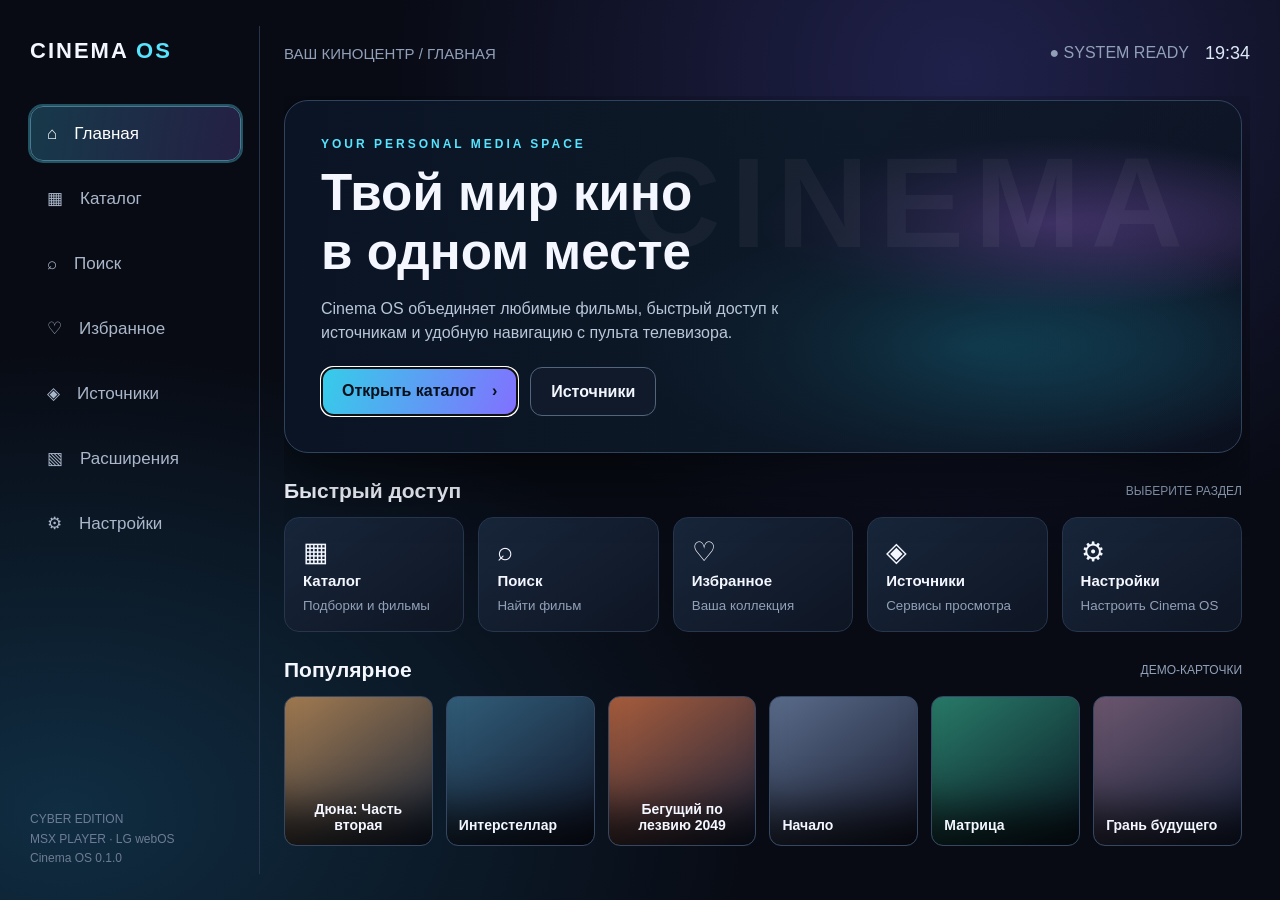
<file: index.html>
<!doctype html>
<html lang="ru">
<head><meta charset="utf-8"><meta name="viewport" content="width=device-width,initial-scale=1"><meta http-equiv="refresh" content="0;url=./msx/"><title>Cinema OS</title><script>location.replace('./msx/');</script></head>
<body><p>Открываем <a href="./msx/">Cinema OS</a>…</p></body>
</html>
</file>
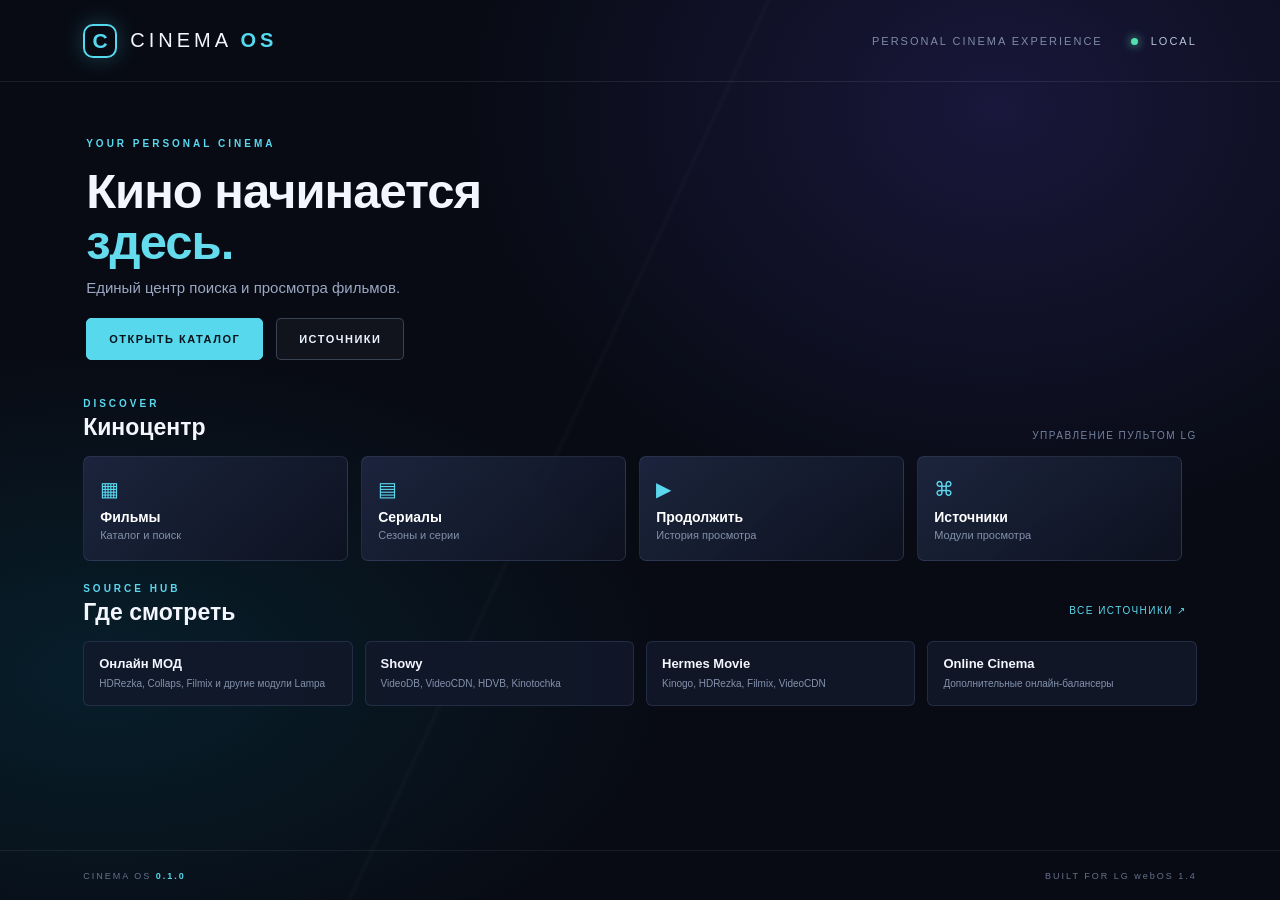
<file: cinema-os-webos/index.html>
<!doctype html>
<html>
<head>
<meta charset="utf-8">
<meta name="viewport" content="width=device-width, initial-scale=1">
<title>Cinema OS</title>
<link rel="stylesheet" href="style.css">
</head>
<body>
<div class="ambient"></div>
<header class="topbar">
  <div class="brand"><span class="brand-mark">C</span><span>CINEMA <b>OS</b></span></div>
  <div class="top-meta"><span id="clock">CINEMA EXPERIENCE</span><span class="status"><i></i> LOCAL</span></div>
</header>
<main>
  <section class="hero">
    <div class="eyebrow">YOUR PERSONAL CINEMA</div>
    <h1>Кино начинается<br><em>здесь.</em></h1>
    <p>Единый центр поиска и просмотра фильмов.</p>
    <div class="hero-actions">
      <button class="primary focusable" data-action="catalog">ОТКРЫТЬ КАТАЛОГ</button>
      <button class="secondary focusable" data-action="sources">ИСТОЧНИКИ</button>
    </div>
  </section>
  <section class="section">
    <div class="section-head"><div><div class="eyebrow">DISCOVER</div><h2>Киноцентр</h2></div><span class="hint">УПРАВЛЕНИЕ ПУЛЬТОМ LG</span></div>
    <div class="tiles">
      <button class="tile focusable" data-action="catalog"><span class="tile-icon">▦</span><b>Фильмы</b><small>Каталог и поиск</small></button>
      <button class="tile focusable" data-action="series"><span class="tile-icon">▤</span><b>Сериалы</b><small>Сезоны и серии</small></button>
      <button class="tile focusable" data-action="continue"><span class="tile-icon">▶</span><b>Продолжить</b><small>История просмотра</small></button>
      <button class="tile focusable" data-action="sources"><span class="tile-icon">⌘</span><b>Источники</b><small>Модули просмотра</small></button>
    </div>
  </section>
  <section class="section source-section">
    <div class="section-head"><div><div class="eyebrow">SOURCE HUB</div><h2>Где смотреть</h2></div><button class="text-button focusable" data-action="sources">ВСЕ ИСТОЧНИКИ ↗</button></div>
    <div id="source-strip" class="source-strip"></div>
  </section>
</main>
<footer><span>CINEMA OS <b>0.1.0</b></span><span>BUILT FOR LG webOS 1.4</span></footer>
<div id="dialog" class="dialog hidden"><div class="dialog-panel"><div class="dialog-head"><div><div class="eyebrow">CINEMA OS</div><h2 id="dialog-title"></h2></div><button id="dialog-close" class="close focusable">×</button></div><div id="dialog-body"></div><div class="dialog-foot">BACK / EXIT — НАЗАД</div></div></div>
<script src="app.js"></script>
</body>
</html>
</file>
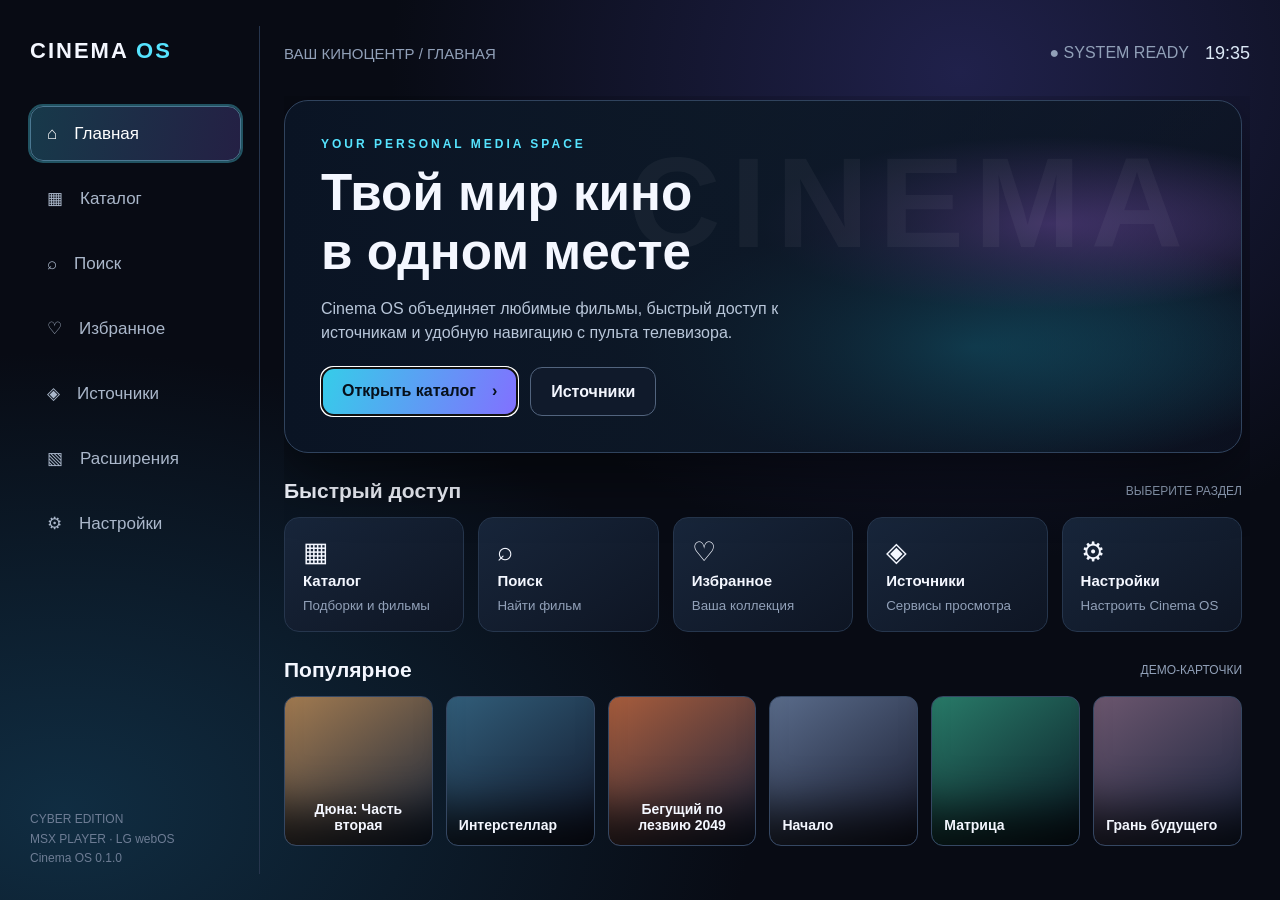
<file: msx/index.html>
<!doctype html>
<html lang="ru">
<head>
<meta charset="utf-8">
<meta name="viewport" content="width=device-width,initial-scale=1,viewport-fit=cover">
<meta name="theme-color" content="#080b14">
<title>Cinema OS</title>
<style>
:root{--bg:#080b14;--panel:#101827;--panel2:#151f31;--line:#26354d;--txt:#f4f7ff;--muted:#91a0b8;--cyan:#56e4ff;--violet:#9a75ff;--focus:#e9faff}
*{box-sizing:border-box}html,body{margin:0;width:100%;height:100%;overflow:hidden;background:var(--bg);color:var(--txt);font-family:Arial,Helvetica,sans-serif}body{background:radial-gradient(ellipse at 75% 8%,#20214b 0,transparent 42%),radial-gradient(ellipse at 5% 90%,#102d42 0,transparent 40%),var(--bg)}
button,input{font:inherit;color:inherit}button{border:1px solid transparent;background:transparent;cursor:pointer}#app{height:100%;display:grid;grid-template-columns:230px 1fr;gap:24px;padding:26px 30px}
aside{display:flex;flex-direction:column;border-right:1px solid #26354d;padding:6px 18px 6px 0;min-height:0}.brand{font-size:22px;font-weight:900;letter-spacing:2px;margin:6px 0 42px}.brand span{color:var(--cyan)}.nav{display:grid;gap:10px}.nav button{padding:15px 16px;text-align:left;border-radius:13px;color:#aab7ca;font-size:17px}.nav button.active,.nav button:focus{background:linear-gradient(100deg,#17394a,#242044);border-color:#4b7892;color:white;outline:none;box-shadow:0 0 0 2px #56e4ff55}.sidefoot{margin-top:auto;color:#6e7d95;font-size:12px;line-height:1.6}
main{min-width:0;min-height:0;display:flex;flex-direction:column}.top{height:54px;display:flex;align-items:center;justify-content:space-between;margin-bottom:16px}.crumb{color:var(--muted);font-size:15px}.topright{display:flex;align-items:center;gap:16px;color:var(--muted)}.clock{font-size:18px;color:#dce9f7}.content{overflow:auto;min-height:0;padding:4px 8px 24px 0;scrollbar-width:none}.content::-webkit-scrollbar{display:none}
.hero{min-height:300px;border:1px solid #30435d;border-radius:24px;overflow:hidden;position:relative;padding:36px;display:flex;align-items:flex-end;background:linear-gradient(90deg,#0a1424 0%,#0c1725dd 44%,#10172a55 100%),radial-gradient(ellipse at 80% 35%,#714ca5 0,transparent 27%),radial-gradient(ellipse at 72% 70%,#146e85 0,transparent 36%),linear-gradient(135deg,#182943,#090d19);box-shadow:0 18px 60px #0008}.hero:after{content:"CINEMA";position:absolute;right:5%;top:8%;font-size:clamp(55px,10vw,150px);font-weight:900;letter-spacing:10px;color:#ffffff0b}.hero-copy{position:relative;z-index:1;max-width:620px}.eyebrow{color:var(--cyan);font-size:12px;font-weight:bold;letter-spacing:3px;text-transform:uppercase}.hero h1{font-size:clamp(32px,4vw,54px);margin:12px 0}.hero p{color:#b9c7da;font-size:16px;line-height:1.5;max-width:540px}.actions{display:flex;gap:12px;margin-top:22px}.primary,.secondary{padding:13px 20px;border-radius:12px;font-weight:bold}.primary{background:linear-gradient(110deg,#35cde9,#8270ff);color:#06101b}.secondary{border-color:#52647e;background:#101a2b}
.section{margin-top:26px}.sectionhead{display:flex;align-items:center;justify-content:space-between;margin-bottom:14px}.section h2{font-size:21px;margin:0}.hint{font-size:12px;color:var(--muted)}.tiles{display:grid;grid-template-columns:repeat(5,minmax(115px,1fr));gap:14px}.tile{min-width:0;border:1px solid #26364d;border-radius:15px;background:linear-gradient(145deg,#18263b,#0e1523);padding:18px;min-height:115px;text-align:left;display:flex;flex-direction:column;justify-content:space-between}.tile:focus,.tile.selected{outline:none;border-color:var(--cyan);box-shadow:0 0 0 2px #56e4ff66,0 8px 30px #0006;transform:translateY(-2px)}.tile .ico{font-size:27px}.tile strong{font-size:15px}.tile small{color:var(--muted);margin-top:5px}.moviegrid{display:grid;grid-template-columns:repeat(6,minmax(100px,1fr));gap:13px}.poster{height:150px;border-radius:12px;border:1px solid #354762;background:linear-gradient(145deg,var(--a),var(--b));display:flex;align-items:flex-end;padding:12px;font-size:14px;font-weight:bold;box-shadow:inset 0 -70px 45px -35px #000b}.poster:focus{outline:3px solid var(--cyan);outline-offset:2px}.empty{padding:24px;border:1px dashed #34445d;border-radius:14px;color:var(--muted)}
.searchbox{width:min(420px,50vw);padding:12px 15px;border:1px solid #40536f;background:#101827;border-radius:12px;outline:none}.searchbox:focus{border-color:var(--cyan)}
#toast{position:fixed;bottom:24px;left:50%;transform:translateX(-50%);background:#18283b;border:1px solid #56e4ff88;padding:12px 18px;border-radius:12px;display:none;z-index:9}
@media(max-width:850px){#app{grid-template-columns:170px 1fr;padding:18px;gap:14px}.tiles{grid-template-columns:repeat(3,1fr)}.moviegrid{grid-template-columns:repeat(4,1fr)}.hero{min-height:250px;padding:24px}}
@media(max-width:600px){#app{grid-template-columns:1fr;padding:14px}aside{border:0;padding:0;height:auto}.brand{margin:0 0 10px}.nav{display:flex;overflow:auto}.nav button{white-space:nowrap;padding:10px}.sidefoot{display:none}.top{height:40px}.tiles{grid-template-columns:repeat(2,1fr)}.moviegrid{grid-template-columns:repeat(3,1fr)}.hero{min-height:230px}}
</style>
</head>
<body>
<div id="app">
<aside><div class="brand">CINEMA <span>OS</span></div>
<nav class="nav" id="nav">
<button class="active" data-page="home">⌂　Главная</button><button data-page="catalog">▦　Каталог</button><button data-page="search">⌕　Поиск</button><button data-page="favorites">♡　Избранное</button><button data-page="sources">◈　Источники</button><button data-page="extensions">▧　Расширения</button><button data-page="settings">⚙　Настройки</button>
</nav><div class="sidefoot">CYBER EDITION<br>MSX PLAYER · LG webOS<br><span id="version">Cinema OS 0.1.0</span></div></aside>
<main><header class="top"><div class="crumb" id="crumb">ВАШ КИНОЦЕНТР / ГЛАВНАЯ</div><div class="topright"><span id="status">● SYSTEM READY</span><span class="clock" id="clock">--:--</span></div></header>
<div class="content" id="content"></div></main></div><div id="toast"></div>
<script>
(function(){
'use strict';
const $=s=>document.querySelector(s), content=$('#content');
const demo=[['Дюна: Часть вторая','#a17a50','#17253b'],['Интерстеллар','#315d79','#101528'],['Бегущий по лезвию 2049','#a75c3c','#17213b'],['Начало','#596b8a','#16192c'],['Матрица','#287a68','#0a1824'],['Грань будущего','#6b566e','#17223b']];
let page='home',focusIndex=0;
const read=(k,d)=>{try{return JSON.parse(localStorage.getItem(k))??d}catch(e){return d}};
const write=(k,v)=>{try{localStorage.setItem(k,JSON.stringify(v))}catch(e){}};
function toast(t){let el=$('#toast');el.textContent=t;el.style.display='block';clearTimeout(window.__toast);window.__toast=setTimeout(()=>el.style.display='none',2200)}
function movieCards(items){return '<div class="moviegrid">'+items.map((m,i)=>'<button class="poster" data-movie="'+i+'" style="--a:'+m[1]+';--b:'+m[2]+'">'+m[0]+'</button>').join('')+'</div>'}
function home(){return '<section class="hero"><div class="hero-copy"><div class="eyebrow">YOUR PERSONAL MEDIA SPACE</div><h1>Твой мир кино<br>в одном месте</h1><p>Cinema OS объединяет любимые фильмы, быстрый доступ к источникам и удобную навигацию с пульта телевизора.</p><div class="actions"><button class="primary" data-go="catalog">Открыть каталог　›</button><button class="secondary" data-go="sources">Источники</button></div></div></section><section class="section"><div class="sectionhead"><h2>Быстрый доступ</h2><span class="hint">ВЫБЕРИТЕ РАЗДЕЛ</span></div><div class="tiles"><button class="tile" data-go="catalog"><span class="ico">▦</span><strong>Каталог</strong><small>Подборки и фильмы</small></button><button class="tile" data-go="search"><span class="ico">⌕</span><strong>Поиск</strong><small>Найти фильм</small></button><button class="tile" data-go="favorites"><span class="ico">♡</span><strong>Избранное</strong><small>Ваша коллекция</small></button><button class="tile" data-go="sources"><span class="ico">◈</span><strong>Источники</strong><small>Сервисы просмотра</small></button><button class="tile" data-go="settings"><span class="ico">⚙</span><strong>Настройки</strong><small>Настроить Cinema OS</small></button></div></section><section class="section"><div class="sectionhead"><h2>Популярное</h2><span class="hint">ДЕМО-КАРТОЧКИ</span></div>'+movieCards(demo)+'</section>'}
function catalog(){return '<section class="section"><div class="sectionhead"><h2>Каталог</h2><span class="hint">ПРИМЕР ИНТЕРФЕЙСА</span></div><p class="hint">Здесь будет подключён каталог фильмов. Пока доступны демонстрационные карточки.</p>'+movieCards(demo)+'</section>'}
function search(){return '<section class="section"><h2>Поиск</h2><p class="hint">Введите название фильма или сериала.</p><input class="searchbox" id="q" placeholder="Например, Интерстеллар"><div id="results" style="margin-top:20px">'+movieCards(demo)+'</div></section>'}
function favorites(){let fav=read('cos_favs',[]);let arr=demo.filter(x=>fav.includes(x[0]));return '<section class="section"><h2>Избранное</h2><p class="hint">Сохранённые карточки останутся на этом устройстве.</p>'+(arr.length?movieCards(arr):'<div class="empty">Пока пусто. Откройте каталог и добавьте фильм в избранное.</div>')+'</section>'}
function sources(){let src=read('cos_sources',[{name:'Lampa',url:'https://lampa.mx'},{name:'Media Station X',url:'https://msx.benzac.de' }]);return '<section class="section"><h2>Источники</h2><p class="hint">Добавляйте только сервисы и плагины, которыми вы вправе пользоваться.</p><div class="tiles">'+src.map((s,i)=>'<button class="tile" data-source="'+i+'"><span class="ico">◈</span><strong>'+esc(s.name)+'</strong><small>'+esc(s.url)+'</small></button>').join('')+'</div><div class="section"><h2>Добавить источник</h2><input class="searchbox" id="sname" placeholder="Название"><br><br><input class="searchbox" id="surl" placeholder="https://адрес-сервиса"><br><br><button class="primary" id="addsource">Добавить</button></div></section>'}
function extensions(){return '<section class="section"><div class="sectionhead"><h2>Расширения</h2><span class="hint">ДОПОЛНЕНИЯ ДЛЯ LAMPA</span></div><div class="tile" style="max-width:720px;min-height:190px"><span class="ico">▧</span><strong>Lampa Torrent Pro</strong><small>Единый экран «Где смотреть», онлайн-источники, поиск открытых раздач и настройки плагина.</small><small style="margin-top:14px;color:var(--cyan);word-break:break-all">D09081.github.io/Lampa-Torrent-Pro/plugin.js</small><button class="primary" id="copyLtp" style="margin-top:14px;align-self:flex-start">Скопировать адрес</button></div><div class="section"><h2>Установка</h2><p>Откройте Lampa → Настройки → Расширения → Добавить плагин и вставьте адрес:</p><div class="empty" style="word-break:break-all">https://d09081.github.io/Lampa-Torrent-Pro/plugin.js</div><p class="hint">Адрес без https показан короткой записью. Для установки Lampa используйте полный HTTPS-адрес.</p></div></section>'}
function settings(){return '<section class="section"><h2>Настройки</h2><div class="tiles"><button class="tile" id="reset"><span class="ico">↻</span><strong>Сбросить данные</strong><small>Очистить локальные настройки</small></button><div class="tile"><span class="ico">⌨</span><strong>Управление</strong><small>Стрелки — навигация · OK — выбор · Back — назад</small></div><div class="tile"><span class="ico">◉</span><strong>Режим</strong><small>Cyber / Hybrid</small></div></div></section>'}
function esc(s){return String(s).replace(/[&<>"']/g,c=>({'&':'&amp;','<':'&lt;','>':'&gt;','"':'&quot;',"'":'&#39;'}[c]))}
function render(p){page=p;$('#nav').querySelectorAll('button').forEach(b=>b.classList.toggle('active',b.dataset.page===p));$('#crumb').textContent='ВАШ КИНОЦЕНТР / '+({home:'ГЛАВНАЯ',catalog:'КАТАЛОГ',search:'ПОИСК',favorites:'ИЗБРАННОЕ',sources:'ИСТОЧНИКИ',extensions:'РАСШИРЕНИЯ',settings:'НАСТРОЙКИ'}[p]||p.toUpperCase());content.innerHTML=({home,catalog,search,favorites,sources,extensions,settings}[p]||home)();focusIndex=0;let first=content.querySelector('button,input');if(first)first.focus();bind()}
function bind(){content.querySelectorAll('[data-go]').forEach(b=>b.onclick=()=>render(b.dataset.go));content.querySelectorAll('[data-movie]').forEach(b=>b.onclick=()=>{let title=b.textContent;let fav=read('cos_favs',[]);if(fav.includes(title)){fav=fav.filter(x=>x!==title);toast('Удалено из избранного')}else{fav.push(title);toast('Добавлено в избранное')}write('cos_favs',fav)});let q=$('#q');if(q)q.oninput=()=>{let v=q.value.toLowerCase();let arr=demo.filter(m=>m[0].toLowerCase().includes(v));$('#results').innerHTML=arr.length?movieCards(arr):'<div class="empty">Ничего не найдено</div>';bind()};let add=$('#addsource');if(add)add.onclick=()=>{let name=$('#sname').value.trim(),url=$('#surl').value.trim();if(!name||!/^https?:\/\//i.test(url)){toast('Укажите название и корректный HTTPS/HTTP адрес');return}let list=read('cos_sources',[]);list.push({name,url});write('cos_sources',list);render('sources');toast('Источник добавлен')};content.querySelectorAll('[data-source]').forEach(b=>b.onclick=()=>{let s=read('cos_sources',[])[+b.dataset.source];if(s&&confirm('Открыть '+s.name+'?'))location.href=s.url});let copyLtp=$('#copyLtp');if(copyLtp)copyLtp.onclick=()=>{let v='D09081.github.io/Lampa-Torrent-Pro/plugin.js';if(navigator.clipboard&&navigator.clipboard.writeText){navigator.clipboard.writeText(v).then(()=>toast('Адрес скопирован')).catch(()=>toast(v))}else{let t=document.createElement('textarea');t.value=v;document.body.appendChild(t);t.select();try{document.execCommand('copy');toast('Адрес скопирован')}catch(e){toast(v)}t.remove()}};let reset=$('#reset');if(reset)reset.onclick=()=>{if(confirm('Очистить избранное и настройки?')){localStorage.removeItem('cos_favs');localStorage.removeItem('cos_sources');render('settings');toast('Локальные данные очищены')}}}
$('#nav').querySelectorAll('button').forEach(b=>b.onclick=()=>render(b.dataset.page));
function back(){if(page!=='home')render('home');else toast('Вы на главном экране')}
document.addEventListener('keydown',e=>{if(e.key==='Escape'||e.key==='Backspace'||e.key==='BrowserBack'){if(document.activeElement&&['INPUT'].includes(document.activeElement.tagName)){document.activeElement.blur();return}back();return}if(e.key==='Enter'&&document.activeElement&&document.activeElement.tagName==='BUTTON'){document.activeElement.click()}});
window.addEventListener('popstate',back);
function tick(){let d=new Date();$('#clock').textContent=d.toLocaleTimeString('ru-RU',{hour:'2-digit',minute:'2-digit'})}tick();setInterval(tick,15000);render('home');
})();
</script></body></html>
</file>
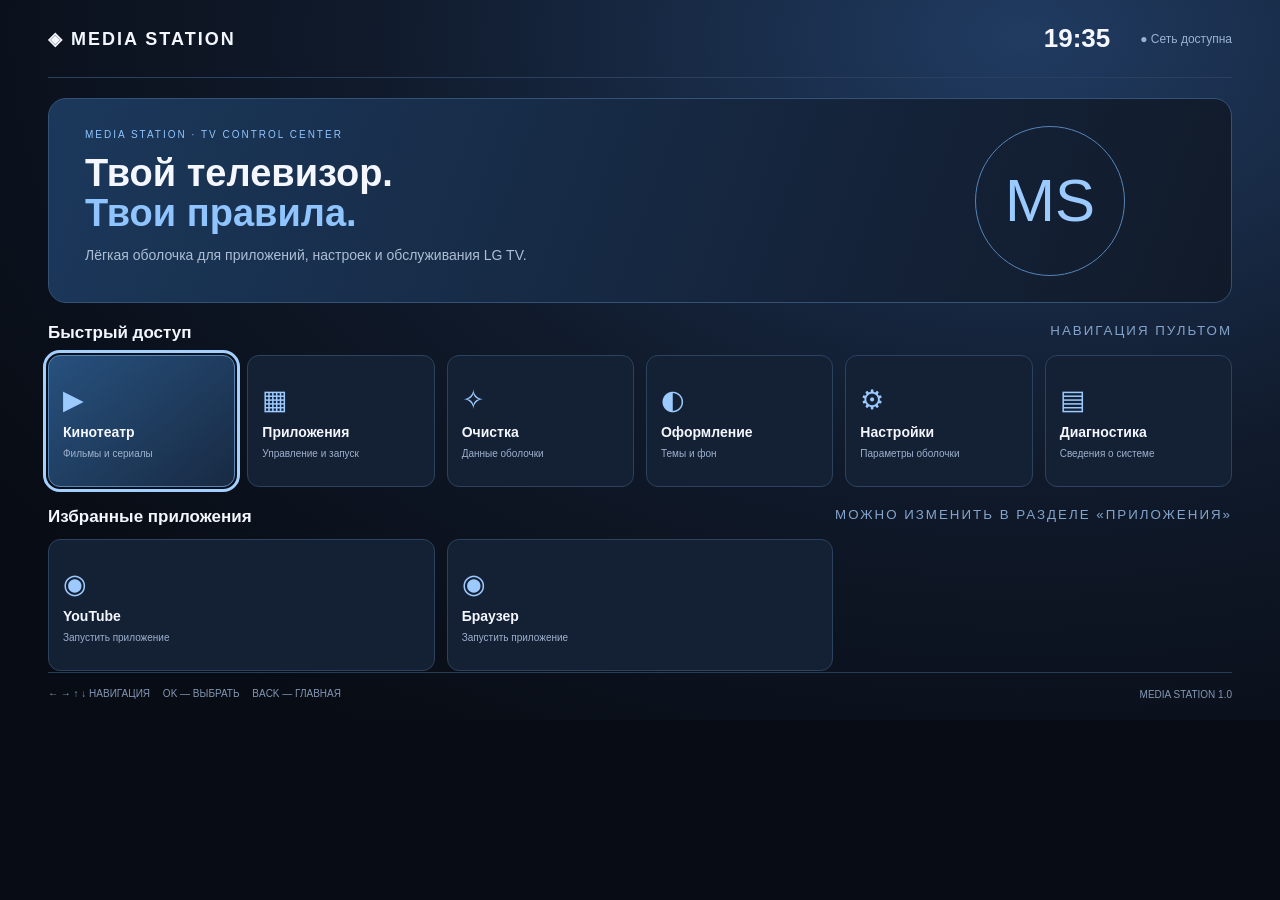
<file: webos/index.html>
<!doctype html><html><head><meta charset="utf-8"><meta name="viewport" content="width=1280,initial-scale=1,maximum-scale=1"><title>Media Station</title><link rel="stylesheet" href="css/system.css"></head><body><div id="os"><header><b>◈ MEDIA STATION</b><span id="clock">--:--</span><span id="net">Сеть</span></header><main id="main"></main><footer>← → ↑ ↓ НАВИГАЦИЯ　 OK — ВЫБРАТЬ　 BACK — ГЛАВНАЯ <span>MEDIA STATION 1.0</span></footer><div id="toast"></div></div><script src="js/system-shell.js"></script></body></html>
</file>
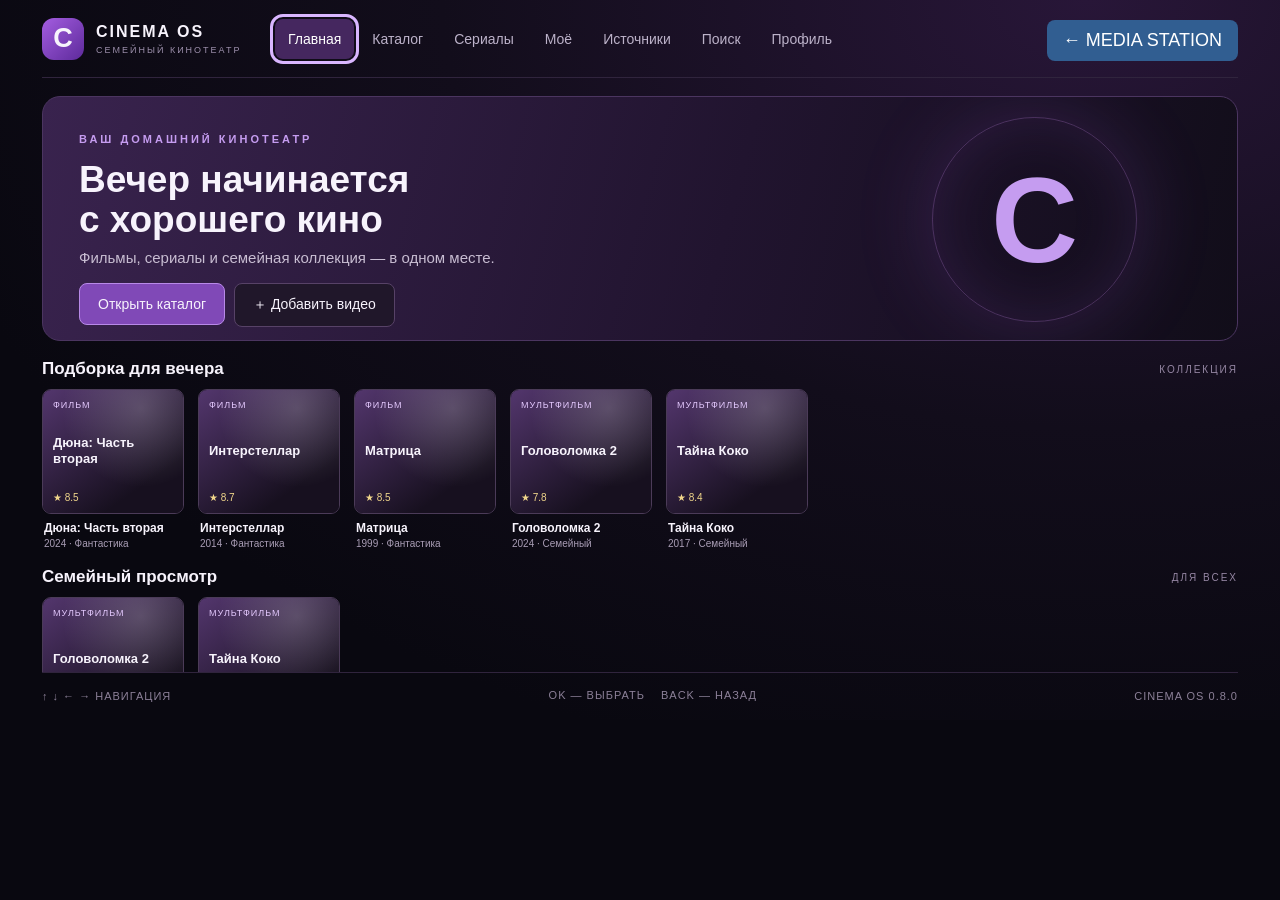
<file: webos/cinema.html>
<!doctype html>
<html><head><meta charset="utf-8"><meta name="viewport" content="width=1280,initial-scale=1,maximum-scale=1"><meta http-equiv="X-UA-Compatible" content="IE=edge"><title>Cinema</title><link rel="stylesheet" href="css/app.css"></head>
<body><div id="app"><button onclick="location.href=&quot;index.html&quot;" style="position:absolute;right:42px;top:20px;z-index:99;background:#315e91;color:white;padding:10px 16px;border-radius:8px">← MEDIA STATION</button>
<header class="top"><div class="brand"><span class="brand-mark">C</span><span><b>CINEMA OS</b><small>СЕМЕЙНЫЙ КИНОТЕАТР</small></span></div>
<nav class="nav"><button class="active" data-page="home">Главная</button><button data-page="catalog">Каталог</button><button data-page="series">Сериалы</button><button data-page="library">Моё</button><button data-page="sources">Источники</button><button data-page="search">Поиск</button><button data-page="settings">Профиль</button></nav></header>
<main id="screen" class="screen" aria-live="polite"></main>
<footer class="footer"><span>↑ ↓ ← → НАВИГАЦИЯ</span><span>OK — ВЫБРАТЬ　 BACK — НАЗАД</span><span>CINEMA OS 0.8.0</span></footer>
</div><script src="js/engine.js"></script><script src="js/plugins/lampa-torrent-pro.js"></script><script src="js/plugins/online-sources.js"></script><script src="js/app.js"></script></body></html>
</file>
<file: cinema-os-webos/style.css>
*{box-sizing:border-box}html,body{margin:0;width:100%;height:100%;background:#080b14;color:#f4f6ff;font-family:Arial,sans-serif;overflow:hidden}body{position:relative;background:radial-gradient(ellipse at 78% 12%,rgba(57,46,133,.34),transparent 38%),radial-gradient(ellipse at 8% 75%,rgba(0,174,205,.12),transparent 34%),#080b14}.ambient{position:absolute;inset:0;pointer-events:none;background:linear-gradient(115deg,transparent 45%,rgba(255,255,255,.018) 45.2%,transparent 45.5%)}.topbar{height:82px;padding:0 6.5%;display:flex;align-items:center;justify-content:space-between;border-bottom:1px solid rgba(255,255,255,.08);position:relative}.brand{display:flex;align-items:center;gap:13px;font-size:20px;letter-spacing:4px}.brand b{color:#54d9ef}.brand-mark{width:34px;height:34px;border:2px solid #54d9ef;border-radius:10px;display:inline-flex;align-items:center;justify-content:center;color:#54d9ef;font-size:21px;font-weight:bold;letter-spacing:0;box-shadow:0 0 22px rgba(84,217,239,.25)}.top-meta{display:flex;gap:28px;align-items:center;color:#7e8ba7;font-size:11px;letter-spacing:2px}.status{color:#b8c5d9}.status i{display:inline-block;width:7px;height:7px;background:#55dfb0;border-radius:50%;margin-right:8px;box-shadow:0 0 10px #55dfb0}main{height:calc(100% - 132px);overflow:hidden;padding:32px 6.5% 20px;position:relative}.hero{height:270px;padding:24px 0 0 3px}.eyebrow{font-size:10px;letter-spacing:3px;color:#5bd7ee;font-weight:bold}.hero h1{font-size:49px;line-height:1.05;margin:17px 0 10px;letter-spacing:-1px}.hero h1 em{font-style:normal;color:#65dced}.hero p{font-size:15px;color:#9ba8c2;margin:0 0 22px}.hero-actions{display:flex;gap:13px}.primary,.secondary{height:42px;padding:0 22px;border-radius:5px;font-size:11px;letter-spacing:1.5px;font-weight:bold}.primary{background:#58d8ec;color:#07121b;border:1px solid #58d8ec}.secondary{background:rgba(255,255,255,.04);border:1px solid rgba(151,176,213,.3);color:#eaf3ff}.section{margin-top:14px}.section-head{display:flex;align-items:end;justify-content:space-between;margin-bottom:15px}.section h2,.dialog h2{font-size:23px;margin:5px 0 0}.hint,.text-button{font-size:10px;letter-spacing:1.5px;color:#74829e}.text-button{background:none;border:0;padding:10px;color:#5bd7ee}.tiles{display:flex;gap:13px}.tile{width:23.8%;height:105px;text-align:left;padding:13px 16px;background:linear-gradient(140deg,rgba(30,39,65,.9),rgba(14,19,33,.92));border:1px solid rgba(132,157,199,.17);border-radius:7px;color:#fff}.tile-icon{display:block;color:#5bd7ee;font-size:20px;margin-bottom:8px}.tile b{display:block;font-size:14px}.tile small{display:block;color:#8290aa;margin-top:4px;font-size:11px}.source-section{margin-top:22px}.source-strip{display:flex;gap:12px}.source-card{flex:1;min-width:0;padding:14px 15px;background:rgba(18,25,43,.86);border:1px solid rgba(132,157,199,.17);border-radius:6px}.source-card b{font-size:13px;display:block}.source-card small{display:block;color:#8492ad;margin-top:6px;font-size:10px;line-height:1.4}.source-card .dot{float:right;color:#e4b76c;font-size:9px;letter-spacing:1px}footer{height:50px;border-top:1px solid rgba(255,255,255,.07);padding:0 6.5%;display:flex;justify-content:space-between;align-items:center;color:#65718a;font-size:9px;letter-spacing:2px}footer b{color:#55d7eb}.focusable:focus,.focusable.selected{outline:2px solid #64dced;outline-offset:3px;box-shadow:0 0 22px rgba(84,217,239,.18)}button{font-family:inherit;cursor:pointer}.dialog{position:absolute;inset:0;background:rgba(2,4,10,.82);display:flex;align-items:center;justify-content:center;padding:40px}.hidden{display:none!important}.dialog-panel{width:78%;max-height:82%;overflow:auto;background:linear-gradient(145deg,#151e33,#0b101d);border:1px solid rgba(94,215,237,.35);border-radius:9px;padding:26px 30px;box-shadow:0 20px 90px #000}.dialog-head{display:flex;justify-content:space-between;align-items:center;margin-bottom:20px}.close{width:36px;height:36px;background:rgba(255,255,255,.06);border:1px solid #45516a;border-radius:4px;color:#fff;font-size:24px}.dialog-row{padding:14px 12px;border-bottom:1px solid rgba(255,255,255,.08);background:rgba(255,255,255,.025);margin:7px 0;border-radius:4px}.dialog-row b{display:block;font-size:14px}.dialog-row small{display:block;color:#98a6bf;margin-top:5px;font-size:11px}.dialog-foot{color:#63718b;font-size:9px;letter-spacing:1.5px;margin-top:18px}.empty{color:#9aa8c0;font-size:13px;line-height:1.6;padding:15px 0}.search-input{width:100%;height:43px;background:#080e1a;border:1px solid #45516a;border-radius:4px;color:white;font-size:16px;padding:0 12px;margin-bottom:12px}.search-input:focus{outline:2px solid #5bd7ee}.
</file>
<file: webos/css/system.css>
*{box-sizing:border-box}html,body{margin:0;width:100%;height:100%;overflow:hidden;background:#080c14;color:#f4f7ff;font-family:Arial,sans-serif}button,input{font:inherit;color:inherit}button{cursor:pointer}#os{width:1280px;height:720px;padding:0 48px;background:radial-gradient(ellipse at 80% 5%,#203b61,#101a2b 45%,#080c14 85%)}header{height:78px;display:flex;align-items:center;border-bottom:1px solid #2b405d;gap:30px}header b{font-size:18px;letter-spacing:2px;margin-right:auto}#clock{font-size:26px;font-weight:bold}#net{font-size:12px;color:#9bb3d2}#main{height:594px;padding-top:20px}.hero{height:205px;padding:30px 36px;border:1px solid #345276;border-radius:18px;background:linear-gradient(110deg,#1b385b,#142238 70%,#111a29);display:flex;align-items:center;justify-content:space-between}.hero small{font-size:10px;letter-spacing:2px;color:#8fc4ff}.hero h1{font-size:38px;line-height:1.05;margin:12px 0}.hero em{font-style:normal;color:#8fc4ff}.hero p{font-size:14px;color:#adbed5}.orb{width:150px;height:150px;border:1px solid #5684b8;border-radius:50%;display:grid;place-items:center;font-size:60px;color:#9bcaff;margin-right:70px}.heading{display:flex;justify-content:space-between;margin:20px 0 12px}.heading h2{font-size:17px;margin:0}.heading small{color:#83a4cc;letter-spacing:2px}.tiles{display:grid;grid-template-columns:repeat(6,1fr);gap:12px}.tile{height:132px;text-align:left;padding:14px;border:1px solid #2c425f;border-radius:12px;background:#142033;display:flex;flex-direction:column;justify-content:center;gap:8px}.tile b{font-size:14px}.tile small{font-size:10px;color:#9db1ce}.ico{font-size:27px;color:#9ccaff}.feature{background:linear-gradient(140deg,#27517e,#182a43);border-color:#5687ba}.panels{display:grid;grid-template-columns:1fr 1fr;gap:14px;margin-top:14px}.panel{height:115px;padding:15px;border:1px solid #293c56;border-radius:12px;background:#111b2a}.panel p{font-size:12px;color:#9eb1cc;margin-top:15px}footer{height:43px;border-top:1px solid #293c56;display:flex;align-items:center;justify-content:space-between;font-size:10px;color:#8297b5}.focused{outline:3px solid #a4d0ff!important;outline-offset:2px!important;background-color:#2b5077!important}.page{padding:20px 0}.page h1{font-size:30px;margin:0 0 7px}.sub{font-size:13px;color:#9fb2ce;margin:0 0 20px}.cards{display:grid;grid-template-columns:repeat(3,1fr);gap:14px}.card{padding:18px;min-height:120px;border:1px solid #304763;border-radius:12px;background:#142033;text-align:left}.card b{display:block;margin-bottom:10px}.card p{font-size:12px;line-height:1.5;color:#9fb2ce}.wide{width:760px;padding:18px;margin-top:16px;border:1px solid #304763;border-radius:12px;background:#142033}.wide p{font-size:12px;line-height:1.5;color:#9fb2ce}.action{padding:11px 16px;margin:8px 8px 0 0;background:#315f91;border:1px solid #6395c8;border-radius:8px}.muted{background:#202d40;border-color:#465b76}.field{display:block;width:100%;padding:12px;margin:8px 0;background:#0b1320;border:1px solid #425c7c;border-radius:7px}#toast{display:none;position:absolute;bottom:55px;left:48px;right:48px;padding:12px;background:#1c3452;border:1px solid #5685b8;border-radius:8px}
body[data-theme="graphite"] #os{background:radial-gradient(ellipse at 80% 5%,#41464d,#20252b 48%,#111418 88%)}
body[data-theme="graphite"] .hero{background:linear-gradient(110deg,#414b56,#252c34 70%,#171c22);border-color:#596674}
body[data-theme="violet"] #os{background:radial-gradient(ellipse at 80% 5%,#48366d,#211a35 48%,#0d0b16 88%)}
body[data-theme="violet"] .hero{background:linear-gradient(110deg,#503a7c,#2c2146 70%,#171327);border-color:#7259a5}
body[data-theme="violet"] .feature{background:linear-gradient(140deg,#62469a,#30234d)}
.compact{grid-template-columns:repeat(3,1fr)}
.app-card{min-height:190px}
.app-card .action{font-size:11px;padding:8px 10px}
.danger{background:#542b36;border-color:#98505e}
.theme-choice{min-height:150px;text-align:left}
.theme-choice b{font-size:18px}
.theme-choice p{color:#a9bad0}
.page{max-height:570px;overflow-y:auto;padding:20px 4px 24px}
.page .cards{margin-bottom:12px}
</file>
<file: webos/css/app.css>
*{box-sizing:border-box}html,body{margin:0;width:100%;height:100%;overflow:hidden;background:#090810;color:#f7f3fc;font-family:Arial,sans-serif}body{font-size:18px}button,input,select{font:inherit;color:inherit}button{cursor:pointer;border:0}#app{width:1280px;height:720px;padding:0 42px;background:radial-gradient(ellipse at 85% 0%,#281638 0,#120d1b 42%,#090810 78%);overflow:hidden}.top{height:78px;display:flex;align-items:center;border-bottom:1px solid #30243d;gap:28px}.brand{display:flex;align-items:center;gap:12px;min-width:205px}.brand-mark{width:42px;height:42px;border-radius:12px;background:linear-gradient(135deg,#a45de0,#5d2a9b);display:grid;place-items:center;font-size:27px;font-weight:bold}.brand b,.brand small{display:block}.brand b{font-size:16px;letter-spacing:2px}.brand small{font-size:9px;color:#9d90ac;letter-spacing:2px;margin-top:4px}.nav{display:flex;gap:5px;flex:1}.nav button,.profile{padding:12px 13px;border-radius:8px;background:transparent;color:#bcb2c9;font-size:14px}.nav button.active{background:#281b37;color:#fff}.screen{height:594px;padding:18px 0 10px;overflow:hidden}.footer{height:46px;border-top:1px solid #30243d;display:flex;align-items:center;justify-content:space-between;color:#8c8098;font-size:11px;letter-spacing:1px}.focused{outline:3px solid #d9b6ff!important;outline-offset:2px!important;background-color:#45275f!important;color:#fff!important}.hero{height:245px;border:1px solid #4b3560;border-radius:18px;padding:30px 36px;position:relative;overflow:hidden;background:linear-gradient(105deg,#39234e,#21142f 57%,#110d19);margin-bottom:18px}.hero-copy{position:relative;z-index:2}.kicker{font-size:11px;letter-spacing:3px;color:#c59cf0;font-weight:bold}.hero h1{font-size:37px;line-height:1.08;margin:12px 0 9px}.hero p{font-size:15px;color:#c8bdd2;margin:0 0 17px}.hero-orbit{position:absolute;right:100px;top:20px;width:205px;height:205px;border:1px solid #9865ba66;border-radius:50%;display:grid;place-items:center;color:#c59cf0;font-size:120px;font-weight:bold;box-shadow:0 0 80px #a45de033,inset 0 0 60px #a45de022}.primary,.secondary{padding:12px 18px;border-radius:8px;font-size:14px;margin-right:9px}.primary{background:#8049b7;border:1px solid #b889e8}.secondary{background:#20172a;border:1px solid #574267}.shelf{margin:16px 0 18px}.shelf-head{display:flex;justify-content:space-between;align-items:center;margin:0 0 10px}.shelf-head h2{font-size:17px;margin:0}.shelf-head span{font-size:10px;color:#9586a3;letter-spacing:2px}.movie-row{display:flex;gap:14px}.movie{width:142px;flex:0 0 142px;text-align:left;padding:0;background:transparent;border-radius:9px}.poster{height:125px;border-radius:9px;border:1px solid #4b3b58;display:flex;flex-direction:column;justify-content:space-between;padding:10px;position:relative;overflow:hidden;background:linear-gradient(145deg,#53366d,#17101f 75%)}.poster:after{content:"";position:absolute;inset:0;background:radial-gradient(circle at 70% 15%,#fff3,transparent 55%)}.poster i,.poster b,.poster em{position:relative;z-index:1}.poster i{font-style:normal;font-size:9px;letter-spacing:1px;color:#e5caff}.poster b{font-size:13px;line-height:1.2}.poster em{font-style:normal;font-size:10px;color:#f1d78b}.poster.blue,.detail-art.blue{background:linear-gradient(145deg,#284d5c,#101821 75%)}.poster.sand,.detail-art.sand{background:linear-gradient(145deg,#806044,#211a17 75%)}.poster.pink,.detail-art.pink{background:linear-gradient(145deg,#874b79,#20101f 75%)}.poster.orange,.detail-art.orange{background:linear-gradient(145deg,#9b532e,#201310 75%)}.poster.green,.detail-art.green{background:linear-gradient(145deg,#356c57,#101b17 75%)}.poster.violet,.detail-art.violet{background:linear-gradient(145deg,#51417e,#15111f 75%)}.movie-title{display:block;font-size:12px;font-weight:bold;white-space:nowrap;overflow:hidden;text-overflow:ellipsis;margin:7px 2px 3px}.movie small{display:block;color:#a99db5;font-size:10px;margin-left:2px}.page-head h1{font-size:29px;margin:2px 0 5px}.page-head p{font-size:13px;color:#a99db5;margin:0 0 15px}.filters{display:flex;gap:9px;margin-bottom:17px}.filters button{padding:9px 14px;background:#1b1423;border:1px solid #493755;border-radius:8px;font-size:12px}.movie-grid{display:grid;grid-template-columns:repeat(7,142px);column-gap:18px;row-gap:15px;max-height:450px;overflow:hidden}.form-panel,.info-card{width:760px;padding:20px 22px;border:1px solid #44334f;background:#15101c;border-radius:13px;margin:12px 0}.form-panel label{display:block;font-size:13px;color:#d8cce2;margin-bottom:13px}.field{display:block;width:100%;height:43px;margin-top:7px;padding:10px 13px;background:#0f0b15;border:1px solid #59436b;border-radius:7px;color:#fff;font-size:15px}.field:focus{border-color:#d5adff;outline:none}.help{font-size:12px;line-height:1.5;color:#a99db5;margin:12px 0}.search-field{width:620px;margin:10px 0 18px}.empty{padding:25px;color:#b8a9c5}.detail{display:flex;gap:32px;padding:18px 25px}.detail-art{width:270px;height:390px;border-radius:14px;border:1px solid #624878;background:linear-gradient(145deg,#704a8c,#15101d 75%);display:flex;align-items:flex-end;padding:20px;font-size:15px;letter-spacing:2px}.detail-info{flex:1;padding-top:12px}.detail-info h1{font-size:36px;margin:13px 0}.meta{font-size:14px;color:#c4a0e5;margin-bottom:20px}.detail-info p{max-width:690px;color:#c1b6cb;font-size:15px;line-height:1.55}.detail-actions{margin-top:25px}.info-card h2{font-size:17px;margin:0 0 10px}.info-card p{font-size:13px;color:#b9adC4;line-height:1.55}.profile-list{display:flex;gap:10px}.profile-list button{padding:10px 15px;border-radius:8px;background:#21172c;border:1px solid #493755}.profile-list button.selected{background:#70439a;border-color:#c59cf0}.player-head{height:45px;display:flex;justify-content:space-between;align-items:center;margin-bottom:10px}.player-head b{font-size:17px}.video-wrap{height:465px;background:#000;border:1px solid #463451;border-radius:10px;display:flex;align-items:center;justify-content:center;overflow:hidden}.video-wrap video{width:100%;height:100%;background:#000;object-fit:contain}.player-help{font-size:11px;color:#a99db5;margin-top:12px;text-align:center}#toast{display:none;position:absolute;bottom:57px;left:42px;right:42px;padding:12px 16px;background:#261a33;border:1px solid #74548e;border-radius:8px;color:#eadcf5;font-size:13px;z-index:20}
.poster{display:block;padding:0}.poster-img,.detail-poster{width:100%;height:100%;object-fit:cover;display:block;border-radius:8px}.poster-fallback{height:100%;display:flex;flex-direction:column;justify-content:space-between;padding:10px;background:linear-gradient(145deg,#53366d,#17101f 75%)}.poster-fallback.blue,.poster-fallback.sand,.poster-fallback.pink,.poster-fallback.orange,.poster-fallback.green,.poster-fallback.violet{background:inherit}.detail-poster{border-radius:13px}.source-grid{display:grid;grid-template-columns:repeat(2,1fr);gap:12px;max-height:390px;overflow:auto;padding:4px}.source-result,.file-result{min-height:104px;display:flex;align-items:center;gap:14px;text-align:left;padding:10px;background:#17111f;border:1px solid #44334f;border-radius:10px;overflow:hidden}.source-result img{width:72px;height:82px;object-fit:cover;border-radius:6px;background:#0b0810}.source-result span{display:flex;flex-direction:column;gap:7px;min-width:0}.source-result b,.file-result b{font-size:13px;line-height:1.3}.source-result small,.file-result small{font-size:11px;color:#a99db5}.source-result em,.file-result em{font-size:11px;color:#c59cf0;font-style:normal}.file-result{min-height:75px;display:flex;flex-direction:column;align-items:flex-start;justify-content:center;gap:5px}.loading-panel{padding:25px;background:#17111f;border:1px solid #44334f;border-radius:10px;color:#c9b8d7;margin:12px 0}.detail-art{overflow:hidden;padding:0}.detail-art span{padding:18px}.movie-grid{overflow-y:auto;overflow-x:hidden}.screen{overflow-y:auto}

.source-icon{display:flex;align-items:center;justify-content:center;width:5.5rem;min-width:5.5rem;height:7rem;border-radius:10px;background:#211a30;color:#c9a8ff;font-size:2rem;font-weight:800}.source-result>span:last-child{min-width:0;display:flex;flex-direction:column;gap:.35rem}.source-result small{overflow-wrap:anywhere}
</file>
